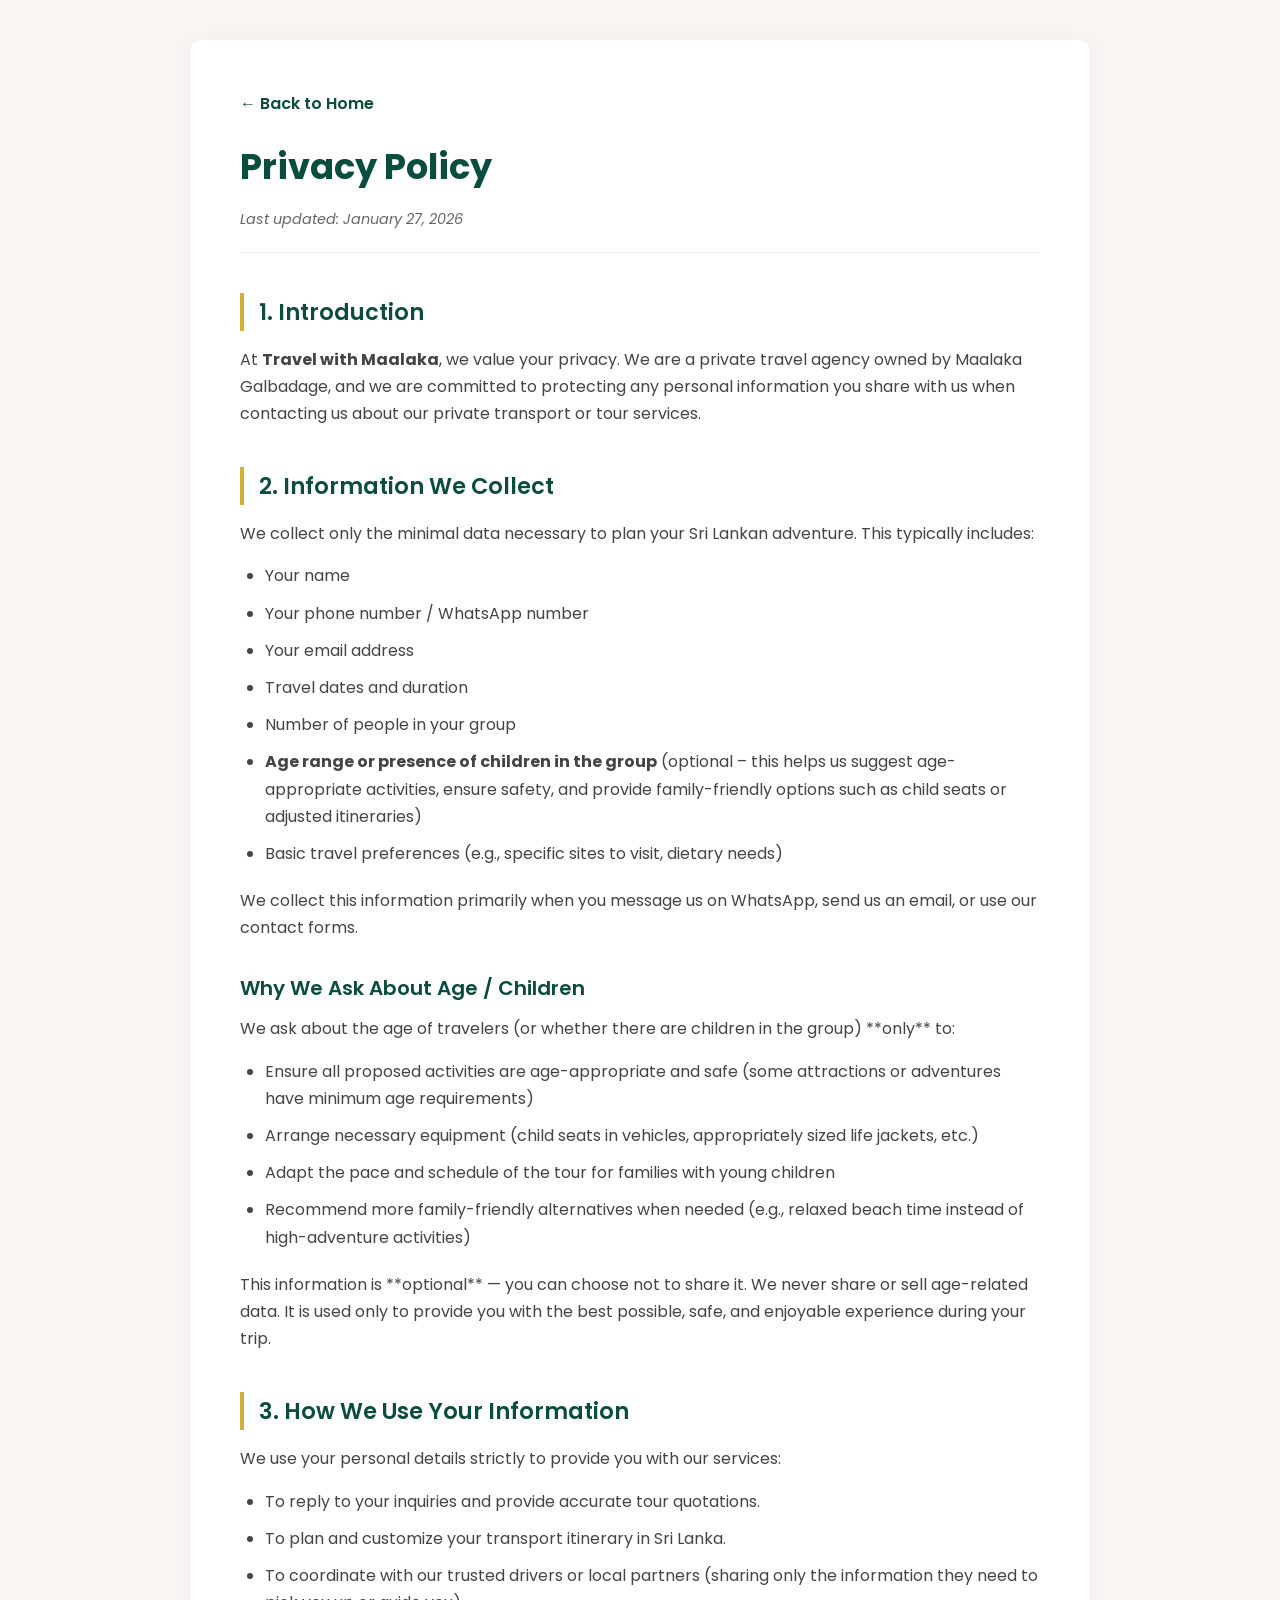
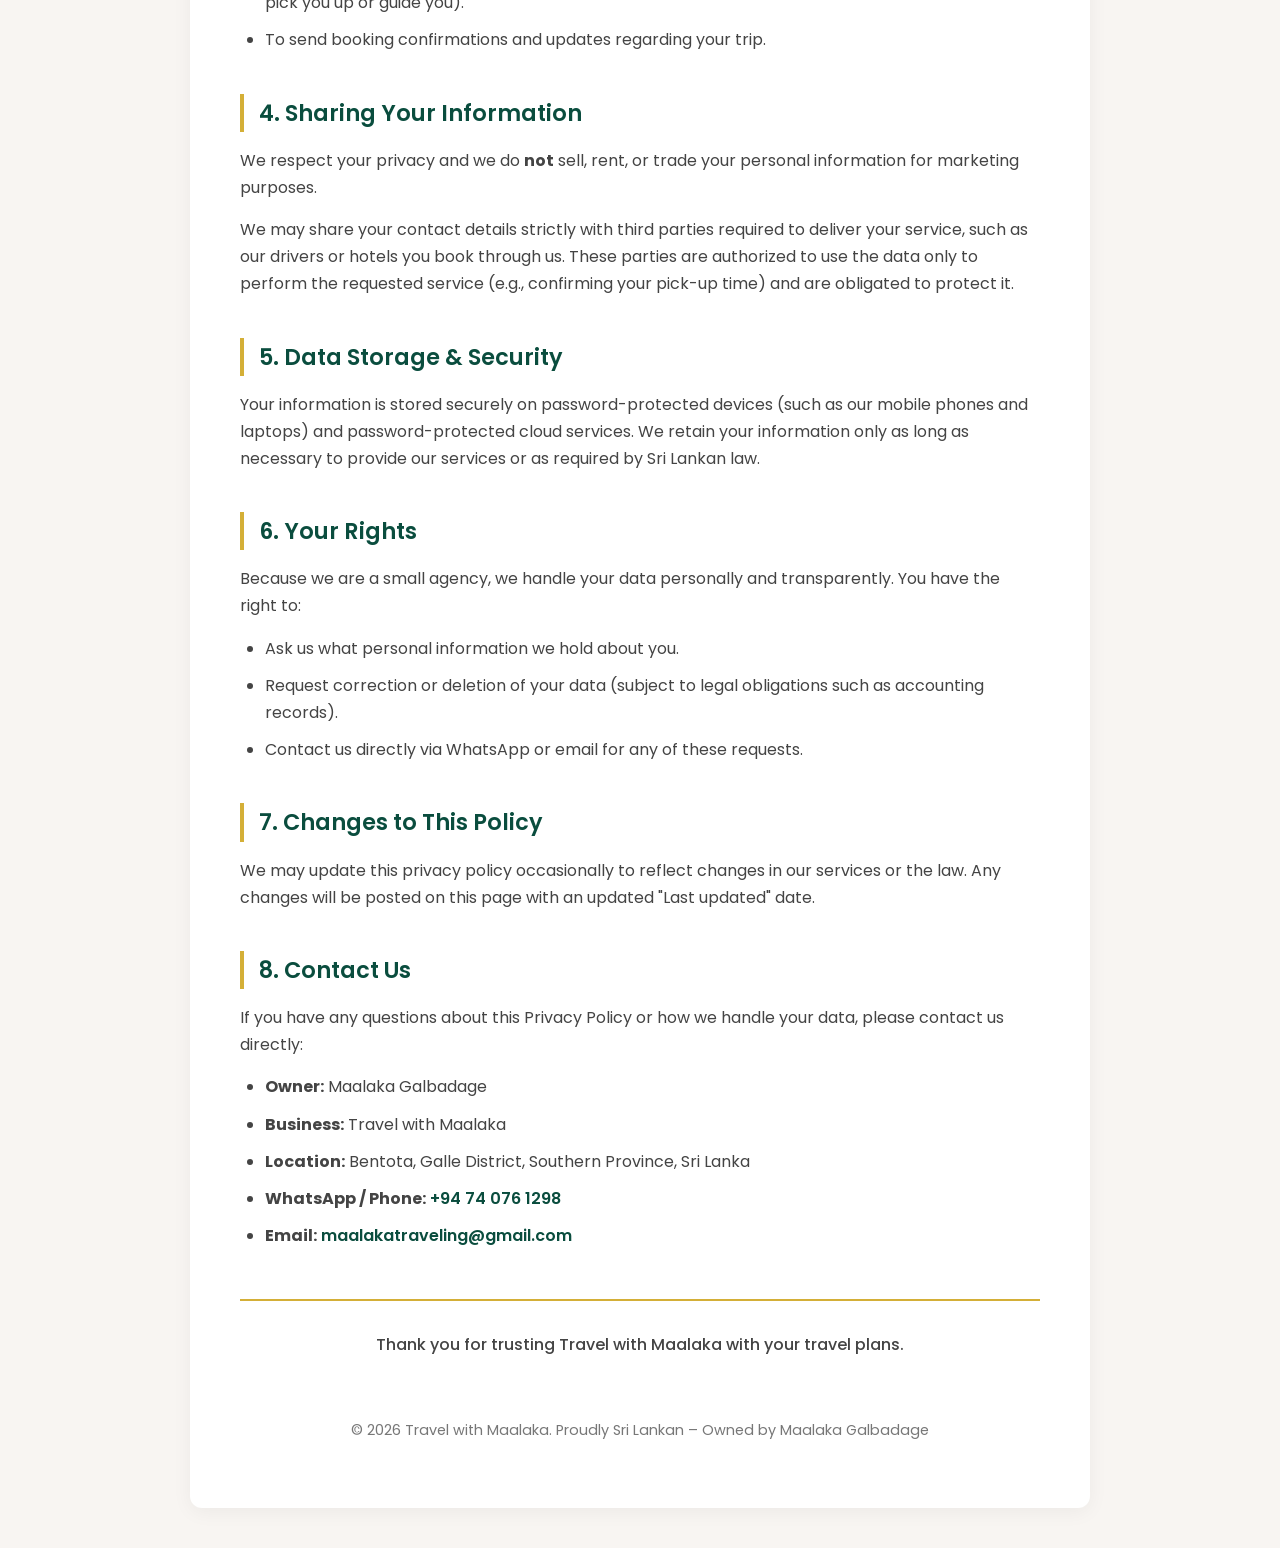
<file: privacy.html>
<!DOCTYPE html>
<html lang="en">
<head>
    <meta charset="UTF-8">
    <meta name="viewport" content="width=device-width, initial-scale=1.0">
    <meta name="description" content="Privacy Policy for Travel with Maalaka, a private tour agency in Bentota, Sri Lanka. We respect your privacy and use minimal data to plan your trip.">
    <title>Privacy Policy - Travel with Maalaka</title>
    <!-- Google Fonts: Poppins -->
    <link rel="preconnect" href="https://fonts.googleapis.com">
    <link rel="preconnect" href="https://fonts.gstatic.com" crossorigin>
    <link href="https://fonts.googleapis.com/css2?family=Poppins:wght@300;400;500;600;700&display=swap" rel="stylesheet">
    <style>
        /* --- CSS Variables matching index.html --- */
        :root {
            --primary: #0A4D3E; /* Teal */
            --gold: #D4AF37; /* Gold */
            --cream: #F8F5F2; /* Cream Background */
            --text-dark: #2c2c2c;
            --text-light: #666666;
            --white: #ffffff;
        }
        /* --- Reset & Base Styles --- */
        * {
            margin: 0;
            padding: 0;
            box-sizing: border-box;
        }
        body {
            font-family: 'Poppins', sans-serif;
            background-color: var(--cream);
            color: var(--text-dark);
            line-height: 1.7;
            font-size: 16px;
        }
        /* --- Layout --- */
        .container {
            max-width: 900px;
            margin: 40px auto;
            background-color: var(--white);
            padding: 50px;
            border-radius: 12px;
            box-shadow: 0 4px 20px rgba(0,0,0,0.05);
        }
        /* --- Typography --- */
        h1 {
            font-size: 2.2rem;
            color: var(--primary);
            margin-bottom: 10px;
            font-weight: 700;
        }
        .last-updated {
            color: var(--text-light);
            font-style: italic;
            font-size: 0.9rem;
            margin-bottom: 30px;
            display: block;
            border-bottom: 1px solid #eee;
            padding-bottom: 20px;
        }
        h2 {
            font-size: 1.4rem;
            color: var(--primary);
            margin-top: 40px;
            margin-bottom: 15px;
            font-weight: 600;
            border-left: 4px solid var(--gold);
            padding-left: 15px;
        }
        h3 {
            font-size: 1.25rem;
            color: var(--primary);
            margin-top: 30px;
            margin-bottom: 10px;
            font-weight: 600;
        }
        p {
            margin-bottom: 15px;
            color: #444;
        }
        ul {
            margin-bottom: 20px;
            padding-left: 25px;
        }
        li {
            margin-bottom: 10px;
            color: #444;
        }
        /* --- Links & Buttons --- */
        .back-link {
            display: inline-flex;
            align-items: center;
            color: var(--primary);
            text-decoration: none;
            font-weight: 600;
            margin-bottom: 20px;
            transition: color 0.3s ease;
        }
        .back-link:hover {
            color: var(--gold);
        }
        .contact-highlight {
            font-weight: 600;
            color: var(--primary);
        }
        .closing-note {
            margin-top: 50px;
            text-align: center;
            font-weight: 500;
            color: var(--primary);
            border-top: 2px solid var(--gold);
            padding-top: 30px;
        }
        /* --- Footer Copyright Styling --- */
        .copyright-footer {
            text-align: center;
            margin-top: 60px;
            color: #777;
            font-size: 0.9rem;
        }
        /* --- Responsive --- */
        @media (max-width: 768px) {
            .container {
                margin: 20px;
                padding: 25px;
            }
            h1 {
                font-size: 1.8rem;
            }
            h2 {
                font-size: 1.25rem;
            }
        }
    </style>
</head>
<body>
    <div class="container">
        <!-- Back to Home Link -->
        <a href="index.html" class="back-link">← Back to Home</a>
        <!-- Title & Date -->
        <h1>Privacy Policy</h1>
        <span class="last-updated">Last updated: January 27, 2026</span>

        <!-- 1. Introduction -->
        <h2>1. Introduction</h2>
        <p>At <strong>Travel with Maalaka</strong>, we value your privacy. We are a private travel agency owned by Maalaka Galbadage, and we are committed to protecting any personal information you share with us when contacting us about our private transport or tour services.</p>

        <!-- 2. Information We Collect -->
        <h2>2. Information We Collect</h2>
        <p>We collect only the minimal data necessary to plan your Sri Lankan adventure. This typically includes:</p>
        <ul>
            <li>Your name</li>
            <li>Your phone number / WhatsApp number</li>
            <li>Your email address</li>
            <li>Travel dates and duration</li>
            <li>Number of people in your group</li>
            <li><strong>Age range or presence of children in the group</strong> (optional – this helps us suggest age-appropriate activities, ensure safety, and provide family-friendly options such as child seats or adjusted itineraries)</li>
            <li>Basic travel preferences (e.g., specific sites to visit, dietary needs)</li>
        </ul>
        <p>We collect this information primarily when you message us on WhatsApp, send us an email, or use our contact forms.</p>

        <!-- New: Why We Ask About Age / Children -->
        <h3>Why We Ask About Age / Children</h3>
        <p>We ask about the age of travelers (or whether there are children in the group) **only** to:</p>
        <ul>
            <li>Ensure all proposed activities are age-appropriate and safe (some attractions or adventures have minimum age requirements)</li>
            <li>Arrange necessary equipment (child seats in vehicles, appropriately sized life jackets, etc.)</li>
            <li>Adapt the pace and schedule of the tour for families with young children</li>
            <li>Recommend more family-friendly alternatives when needed (e.g., relaxed beach time instead of high-adventure activities)</li>
        </ul>
        <p>This information is **optional** — you can choose not to share it. We never share or sell age-related data. It is used only to provide you with the best possible, safe, and enjoyable experience during your trip.</p>

        <!-- 3. How We Use Your Information -->
        <h2>3. How We Use Your Information</h2>
        <p>We use your personal details strictly to provide you with our services:</p>
        <ul>
            <li>To reply to your inquiries and provide accurate tour quotations.</li>
            <li>To plan and customize your transport itinerary in Sri Lanka.</li>
            <li>To coordinate with our trusted drivers or local partners (sharing only the information they need to pick you up or guide you).</li>
            <li>To send booking confirmations and updates regarding your trip.</li>
        </ul>

        <!-- 4. Sharing Your Information -->
        <h2>4. Sharing Your Information</h2>
        <p>We respect your privacy and we do <strong>not</strong> sell, rent, or trade your personal information for marketing purposes.</p>
        <p>We may share your contact details strictly with third parties required to deliver your service, such as our drivers or hotels you book through us. These parties are authorized to use the data only to perform the requested service (e.g., confirming your pick-up time) and are obligated to protect it.</p>

        <!-- 5. Data Storage & Security -->
        <h2>5. Data Storage & Security</h2>
        <p>Your information is stored securely on password-protected devices (such as our mobile phones and laptops) and password-protected cloud services. We retain your information only as long as necessary to provide our services or as required by Sri Lankan law.</p>

        <!-- 6. Your Rights -->
        <h2>6. Your Rights</h2>
        <p>Because we are a small agency, we handle your data personally and transparently. You have the right to:</p>
        <ul>
            <li>Ask us what personal information we hold about you.</li>
            <li>Request correction or deletion of your data (subject to legal obligations such as accounting records).</li>
            <li>Contact us directly via WhatsApp or email for any of these requests.</li>
        </ul>

        <!-- 7. Changes to This Policy -->
        <h2>7. Changes to This Policy</h2>
        <p>We may update this privacy policy occasionally to reflect changes in our services or the law. Any changes will be posted on this page with an updated "Last updated" date.</p>

        <!-- 8. Contact Us -->
        <h2>8. Contact Us</h2>
        <p>If you have any questions about this Privacy Policy or how we handle your data, please contact us directly:</p>
        <ul>
            <li><strong>Owner:</strong> Maalaka Galbadage</li>
            <li><strong>Business:</strong> Travel with Maalaka</li>
            <li><strong>Location:</strong> Bentota, Galle District, Southern Province, Sri Lanka</li>
            <li><strong>WhatsApp / Phone:</strong> <span class="contact-highlight">+94 74 076 1298</span></li>
            <li><strong>Email:</strong> <span class="contact-highlight">maalakatraveling@gmail.com</span></li>
        </ul>

        <!-- Closing Note -->
        <div class="closing-note">
            <p>Thank you for trusting Travel with Maalaka with your travel plans.</p>
        </div>

        <!-- Copyright Notice -->
        <p class="copyright-footer">
            © 2026 Travel with Maalaka. Proudly Sri Lankan – Owned by Maalaka Galbadage
        </p>
    </div>
</body>
</html>
</file>
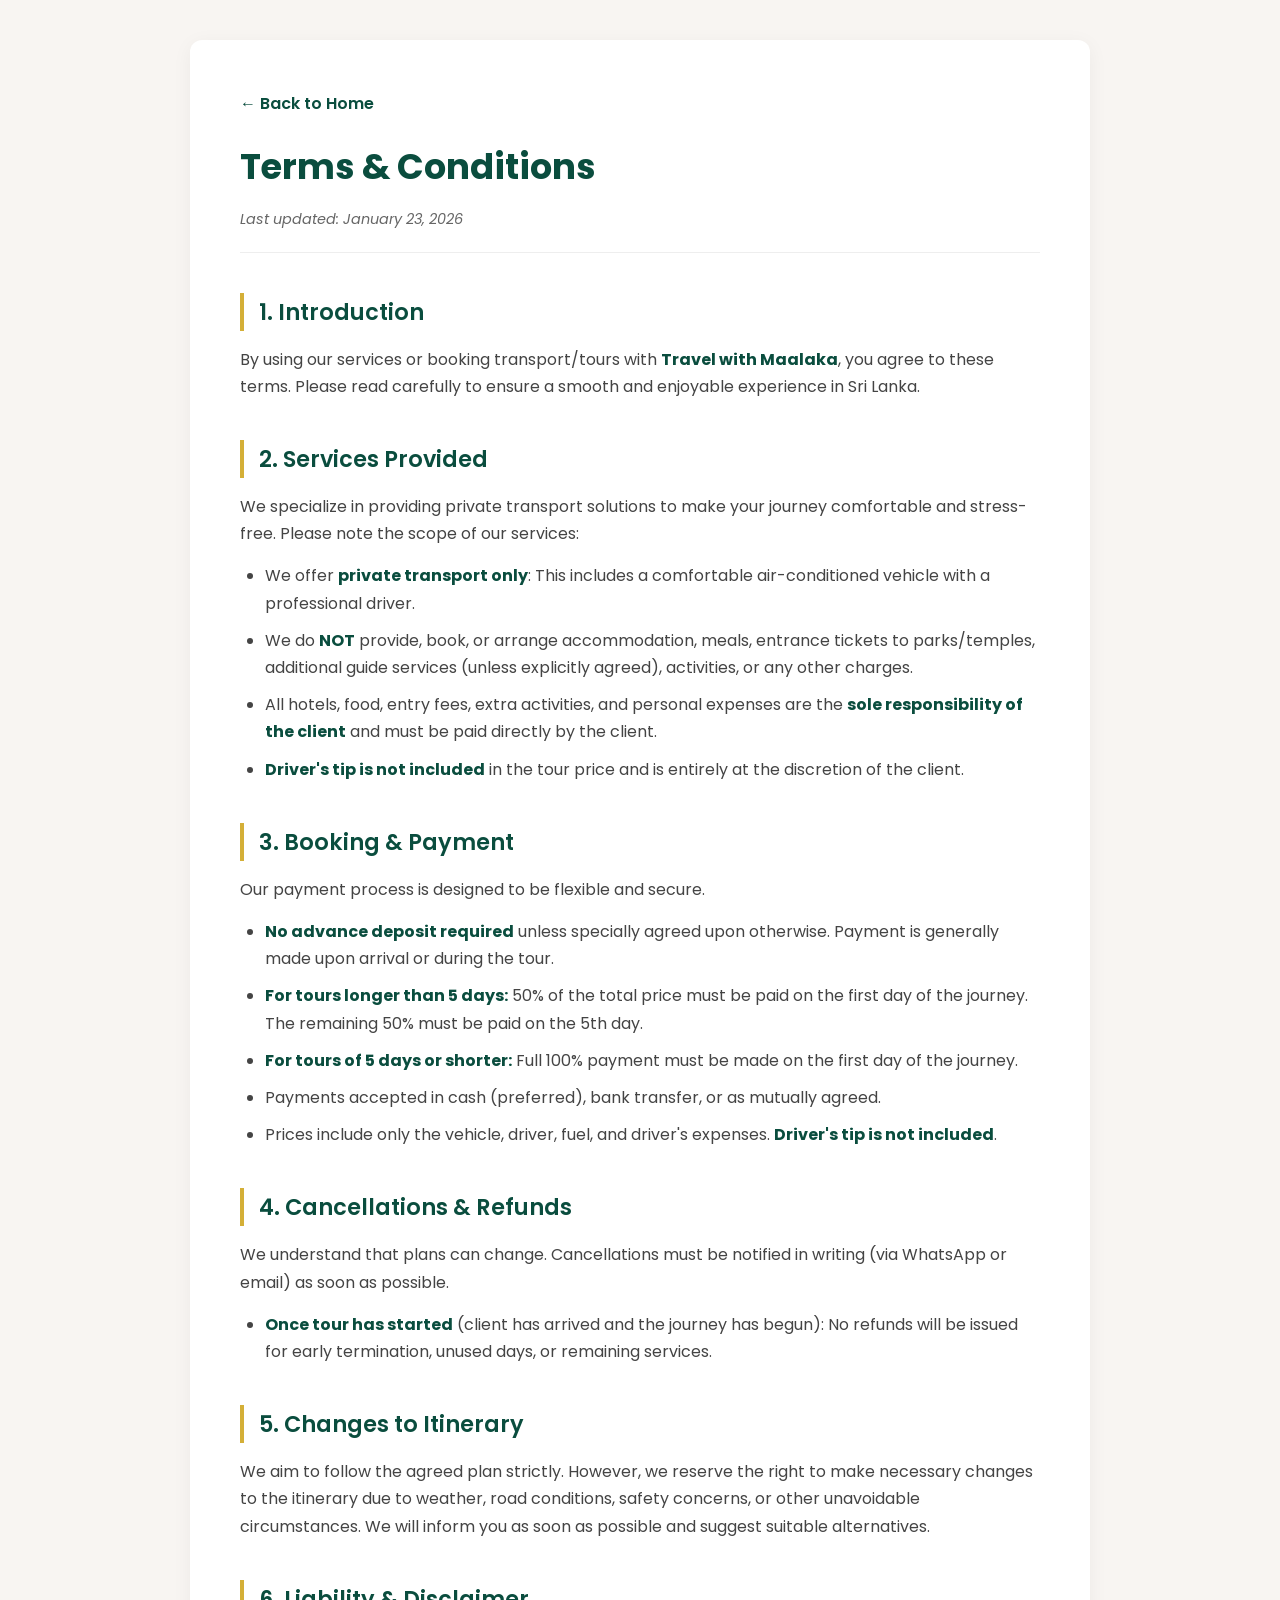
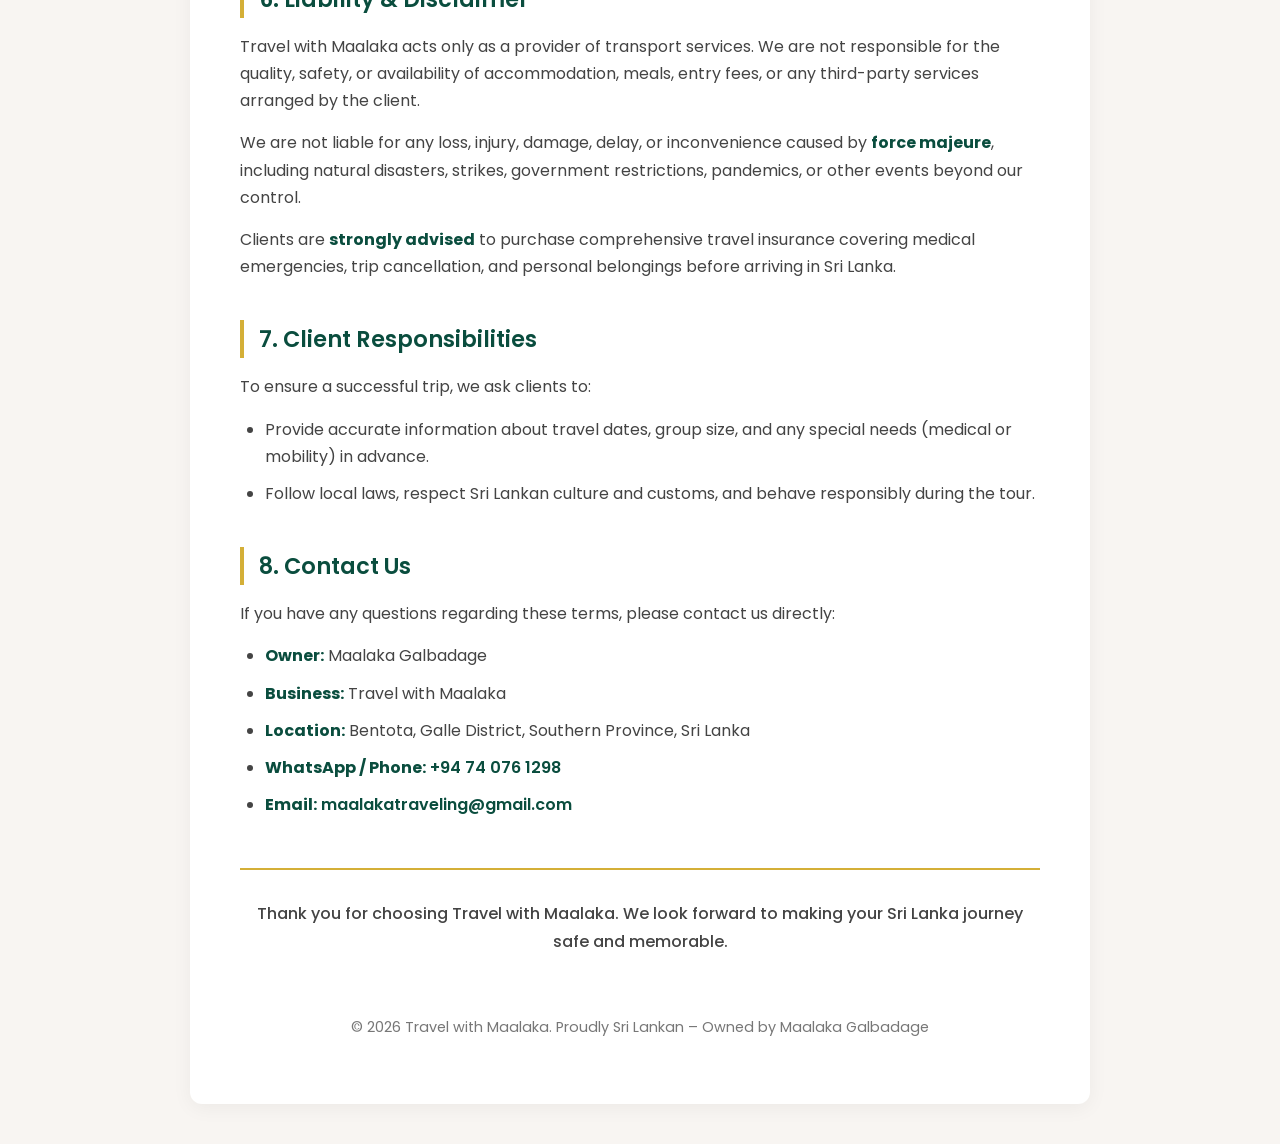
<file: terms.html>
<!DOCTYPE html>
<html lang="en">
<head>
    <meta charset="UTF-8">
    <meta name="viewport" content="width=device-width, initial-scale=1.0">
    <meta name="description" content="Terms & Conditions for Travel with Maalaka, a private transport agency in Bentota, Sri Lanka. Information on bookings, payments, liability, and driver tipping.">
    <title>Terms & Conditions - Travel with Maalaka</title>

    <!-- Google Fonts: Poppins -->
    <link rel="preconnect" href="https://fonts.googleapis.com">
    <link rel="preconnect" href="https://fonts.gstatic.com" crossorigin>
    <link href="https://fonts.googleapis.com/css2?family=Poppins:wght@300;400;500;600;700&display=swap" rel="stylesheet">

    <style>
        /* --- CSS Variables matching index.html --- */
        :root {
            --primary: #0A4D3E;       /* Teal */
            --gold: #D4AF37;          /* Gold */
            --cream: #F8F5F2;         /* Cream Background */
            --text-dark: #2c2c2c;
            --text-light: #666666;
            --white: #ffffff;
        }

        /* --- Reset & Base Styles --- */
        * {
            margin: 0;
            padding: 0;
            box-sizing: border-box;
        }

        body {
            font-family: 'Poppins', sans-serif;
            background-color: var(--cream);
            color: var(--text-dark);
            line-height: 1.7;
            font-size: 16px;
        }

        /* --- Layout --- */
        .container {
            max-width: 900px;
            margin: 40px auto;
            background-color: var(--white);
            padding: 50px;
            border-radius: 12px;
            box-shadow: 0 4px 20px rgba(0,0,0,0.05);
        }

        /* --- Typography --- */
        h1 {
            font-size: 2.2rem;
            color: var(--primary);
            margin-bottom: 10px;
            font-weight: 700;
        }

        .last-updated {
            color: var(--text-light);
            font-style: italic;
            font-size: 0.9rem;
            margin-bottom: 30px;
            display: block;
            border-bottom: 1px solid #eee;
            padding-bottom: 20px;
        }

        h2 {
            font-size: 1.4rem;
            color: var(--primary);
            margin-top: 40px;
            margin-bottom: 15px;
            font-weight: 600;
            border-left: 4px solid var(--gold);
            padding-left: 15px;
        }

        p {
            margin-bottom: 15px;
            color: #444;
        }

        ul {
            margin-bottom: 20px;
            padding-left: 25px;
        }

        li {
            margin-bottom: 10px;
            color: #444;
        }

        strong {
            color: var(--primary);
        }

        /* --- Links & Buttons --- */
        .back-link {
            display: inline-flex;
            align-items: center;
            color: var(--primary);
            text-decoration: none;
            font-weight: 600;
            margin-bottom: 20px;
            transition: color 0.3s ease;
        }

        .back-link:hover {
            color: var(--gold);
        }

        .contact-highlight {
            font-weight: 600;
            color: var(--primary);
        }

        .closing-note {
            margin-top: 50px;
            text-align: center;
            font-weight: 500;
            color: var(--primary);
            border-top: 2px solid var(--gold);
            padding-top: 30px;
        }

        /* --- Responsive --- */
        @media (max-width: 768px) {
            .container {
                margin: 20px;
                padding: 25px;
            }
            h1 {
                font-size: 1.8rem;
            }
            h2 {
                font-size: 1.25rem;
            }
        }
    </style>
</head>
<body>

    <div class="container">
        <!-- Back to Home Link -->
        <a href="index.html" class="back-link">← Back to Home</a>

        <!-- Title & Date -->
        <h1>Terms & Conditions</h1>
        <span class="last-updated">Last updated: January 23, 2026</span>

        <!-- 1. Introduction -->
        <h2>1. Introduction</h2>
        <p>By using our services or booking transport/tours with <strong>Travel with Maalaka</strong>, you agree to these terms. Please read carefully to ensure a smooth and enjoyable experience in Sri Lanka.</p>

        <!-- 2. Services Provided -->
        <h2>2. Services Provided</h2>
        <p>We specialize in providing private transport solutions to make your journey comfortable and stress-free. Please note the scope of our services:</p>
        <ul>
            <li>We offer <strong>private transport only</strong>: This includes a comfortable air-conditioned vehicle with a professional driver.</li>
            <li>We do <strong>NOT</strong> provide, book, or arrange accommodation, meals, entrance tickets to parks/temples, additional guide services (unless explicitly agreed), activities, or any other charges.</li>
            <li>All hotels, food, entry fees, extra activities, and personal expenses are the <strong>sole responsibility of the client</strong> and must be paid directly by the client.</li>
            <li><strong>Driver's tip is not included</strong> in the tour price and is entirely at the discretion of the client.</li>
        </ul>

        <!-- 3. Booking & Payment -->
        <h2>3. Booking & Payment</h2>
        <p>Our payment process is designed to be flexible and secure.</p>
        <ul>
            <li><strong>No advance deposit required</strong> unless specially agreed upon otherwise. Payment is generally made upon arrival or during the tour.</li>
            <li><strong>For tours longer than 5 days:</strong> 50% of the total price must be paid on the first day of the journey. The remaining 50% must be paid on the 5th day.</li>
            <li><strong>For tours of 5 days or shorter:</strong> Full 100% payment must be made on the first day of the journey.</li>
            <li>Payments accepted in cash (preferred), bank transfer, or as mutually agreed.</li>
            <li>Prices include only the vehicle, driver, fuel, and driver's expenses. <strong>Driver's tip is not included</strong>.</li>
        </ul>

        <!-- 4. Cancellations & Refunds -->
        <h2>4. Cancellations & Refunds</h2>
        <p>We understand that plans can change. Cancellations must be notified in writing (via WhatsApp or email) as soon as possible.</p>
        <ul>
            <li><strong>Once tour has started</strong> (client has arrived and the journey has begun): No refunds will be issued for early termination, unused days, or remaining services.</li>
        </ul>

        <!-- 5. Changes to Itinerary -->
        <h2>5. Changes to Itinerary</h2>
        <p>We aim to follow the agreed plan strictly. However, we reserve the right to make necessary changes to the itinerary due to weather, road conditions, safety concerns, or other unavoidable circumstances. We will inform you as soon as possible and suggest suitable alternatives.</p>

        <!-- 6. Liability & Disclaimer -->
        <h2>6. Liability & Disclaimer</h2>
        <p>Travel with Maalaka acts only as a provider of transport services. We are not responsible for the quality, safety, or availability of accommodation, meals, entry fees, or any third-party services arranged by the client.</p>
        <p>We are not liable for any loss, injury, damage, delay, or inconvenience caused by <strong>force majeure</strong>, including natural disasters, strikes, government restrictions, pandemics, or other events beyond our control.</p>
        <p>Clients are <strong>strongly advised</strong> to purchase comprehensive travel insurance covering medical emergencies, trip cancellation, and personal belongings before arriving in Sri Lanka.</p>

        <!-- 7. Client Responsibilities -->
        <h2>7. Client Responsibilities</h2>
        <p>To ensure a successful trip, we ask clients to:</p>
        <ul>
            <li>Provide accurate information about travel dates, group size, and any special needs (medical or mobility) in advance.</li>
            <li>Follow local laws, respect Sri Lankan culture and customs, and behave responsibly during the tour.</li>
        </ul>

        <!-- 8. Contact Us -->
        <h2>8. Contact Us</h2>
        <p>If you have any questions regarding these terms, please contact us directly:</p>
        <ul>
            <li><strong>Owner:</strong> Maalaka Galbadage</li>
            <li><strong>Business:</strong> Travel with Maalaka</li>
            <li><strong>Location:</strong> Bentota, Galle District, Southern Province, Sri Lanka</li>
            <li><strong>WhatsApp / Phone:</strong> <span class="contact-highlight">+94 74 076 1298</span></li>
            <li><strong>Email:</strong> <span class="contact-highlight">maalakatraveling@gmail.com</span></li>
        </ul>

        <!-- Closing Note -->
        <div class="closing-note">
            <p>Thank you for choosing Travel with Maalaka. We look forward to making your Sri Lanka journey safe and memorable.</p>
        </div>

        <!-- Copyright -->
        <p style="text-align:center; margin-top:60px; color:#777; font-size:0.9rem;">
            © 2026 Travel with Maalaka. Proudly Sri Lankan – Owned by Maalaka Galbadage
        </p>

    </div>

</body>
</html>
</file>
